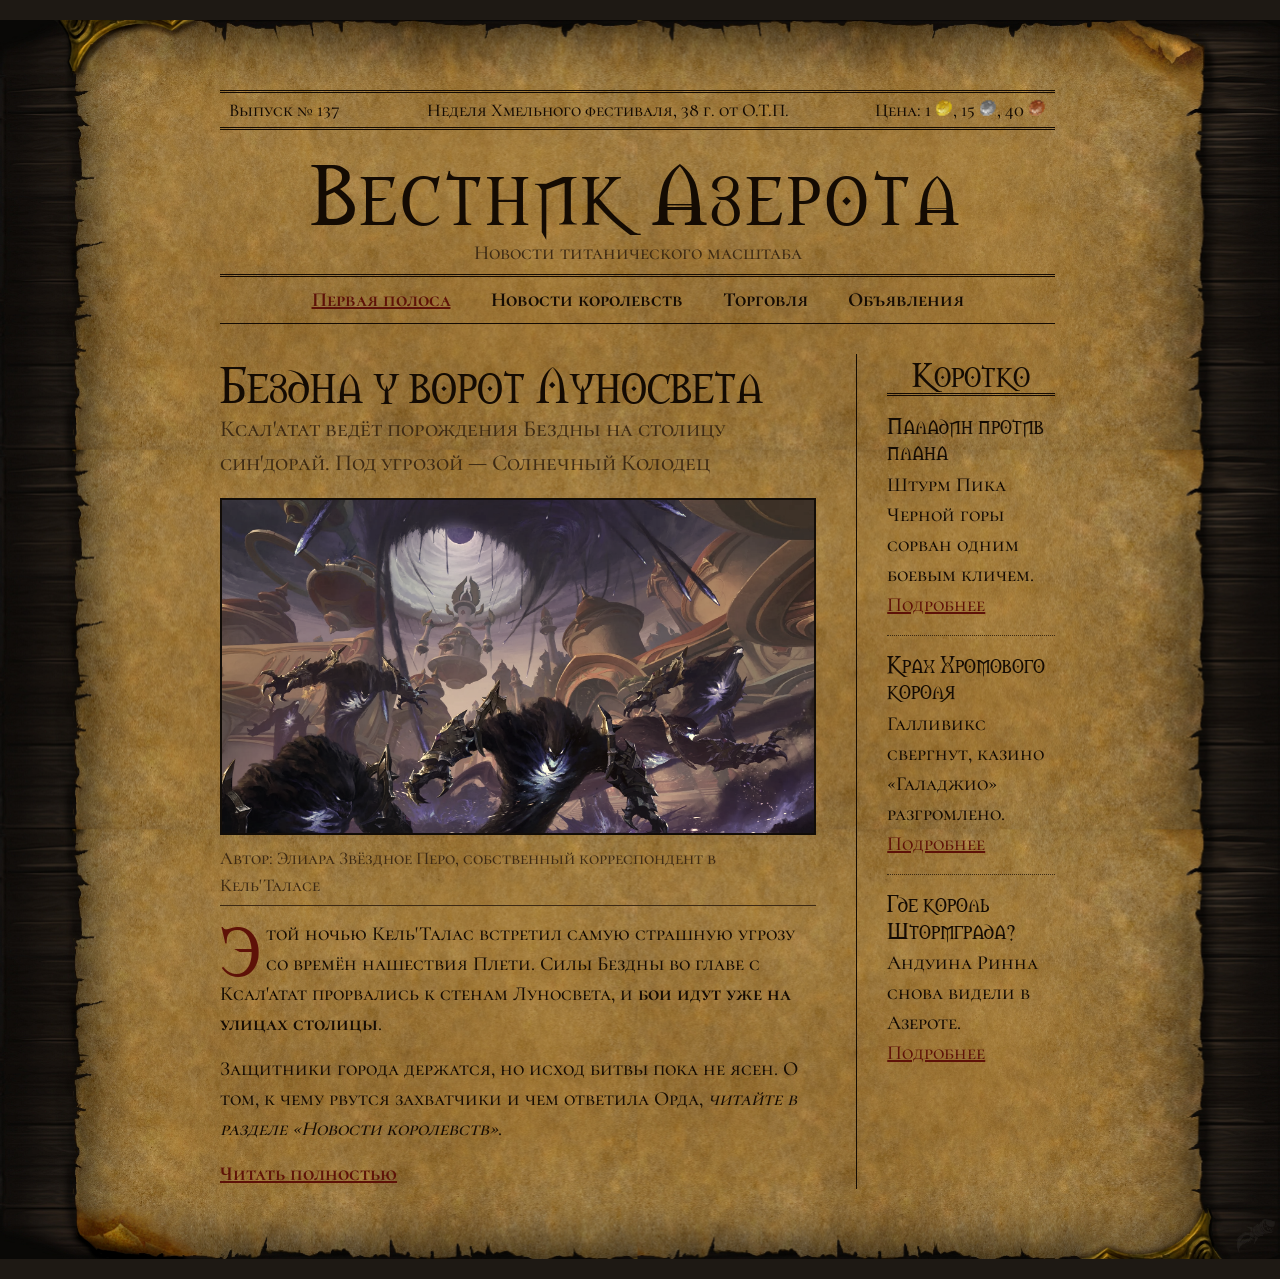
<file: lab2/index.html>
<!DOCTYPE html>
<html lang="ru">
    <head>
        <meta charset="utf-8">
        <meta name="viewport" content="width=device-width, initial-scale=1">
        <title>Вестник Азерота - Первая полоса</title>
        <link rel="stylesheet" href="css/global.css">
    </head>
    <body>
        <header id="masthead">
            <div class="issue-line">
                <span>Выпуск № 137</span>
                <span>Неделя Хмельного фестиваля, 38 г. от О.Т.П.</span>
                <span>
                    Цена: 1 <img src="img/Gold.webp" alt="золото" class="coin">, 
                    15 <img src="img/Silver.webp" alt="серебро" class="coin">, 
                    40 <img src="img/Copper.webp" alt="медяк" class="coin">
                </span>
            </div>
            <h1>Вестник Азерота</h1>
            <p class="motto">Новости титанического масштаба</p>
        </header>

        <nav class="main-nav">
            <ul>
                <li><a href="index.html" class="active">Первая полоса</a></li>
                <li><a href="news.html">Новости королевств</a></li>
                <li><a href="market.html">Торговля</a></li>
                <li><a href="ads.html">Объявления</a></li>
            </ul>
        </nav>

        <main class="front-page">
            <article class="lead-article">
                <h2>Бездна у ворот Луносвета</h2>
                <p class="subtitle">Ксал'атат ведёт порождения Бездны на столицу син'дорай. Под угрозой — Солнечный Колодец</p>
                <img src="img/article-1.webp" alt="Порождения Бездны над шпилями Луносвета" class="article-img">
                <p class="byline">Автор: <span>Элиара Звёздное Перо</span>, собственный корреспондент в Кель'Таласе</p>
                <p class="drop-cap">Этой ночью Кель'Талас встретил самую страшную угрозу со времён нашествия Плети. Силы Бездны во главе с Ксал'атат прорвались к стенам Луносвета, и <strong>бои идут уже на улицах столицы</strong>.</p>
                <p>Защитники города держатся, но исход битвы пока не ясен. О том, к чему рвутся захватчики и чем ответила Орда, <em>читайте в разделе «Новости королевств»</em>.</p>
                <a href="news.html#article-1" class="read-more">Читать полностью</a>
            </article>

            <aside class="briefs">
                <h2>Коротко</h2>
                <section class="brief">
                    <h3>Паладин против плана</h3>
                    <p>Штурм Пика Черной горы сорван одним боевым кличем. <a href="news.html#article-2">Подробнее</a></p>
                </section>
                <section class="brief">
                    <h3>Крах Хромового короля</h3>
                    <p>Галливикс свергнут, казино «Галаджио» разгромлено. <a href="news.html#article-3">Подробнее</a></p>
                </section>
                <section class="brief">
                    <h3>Где король Штормграда?</h3>
                    <p>Андуина Ринна снова видели в Азероте. <a href="news.html#article-4">Подробнее</a></p>
                </section>
            </aside>
        </main>
    </body>
</html>
</file>
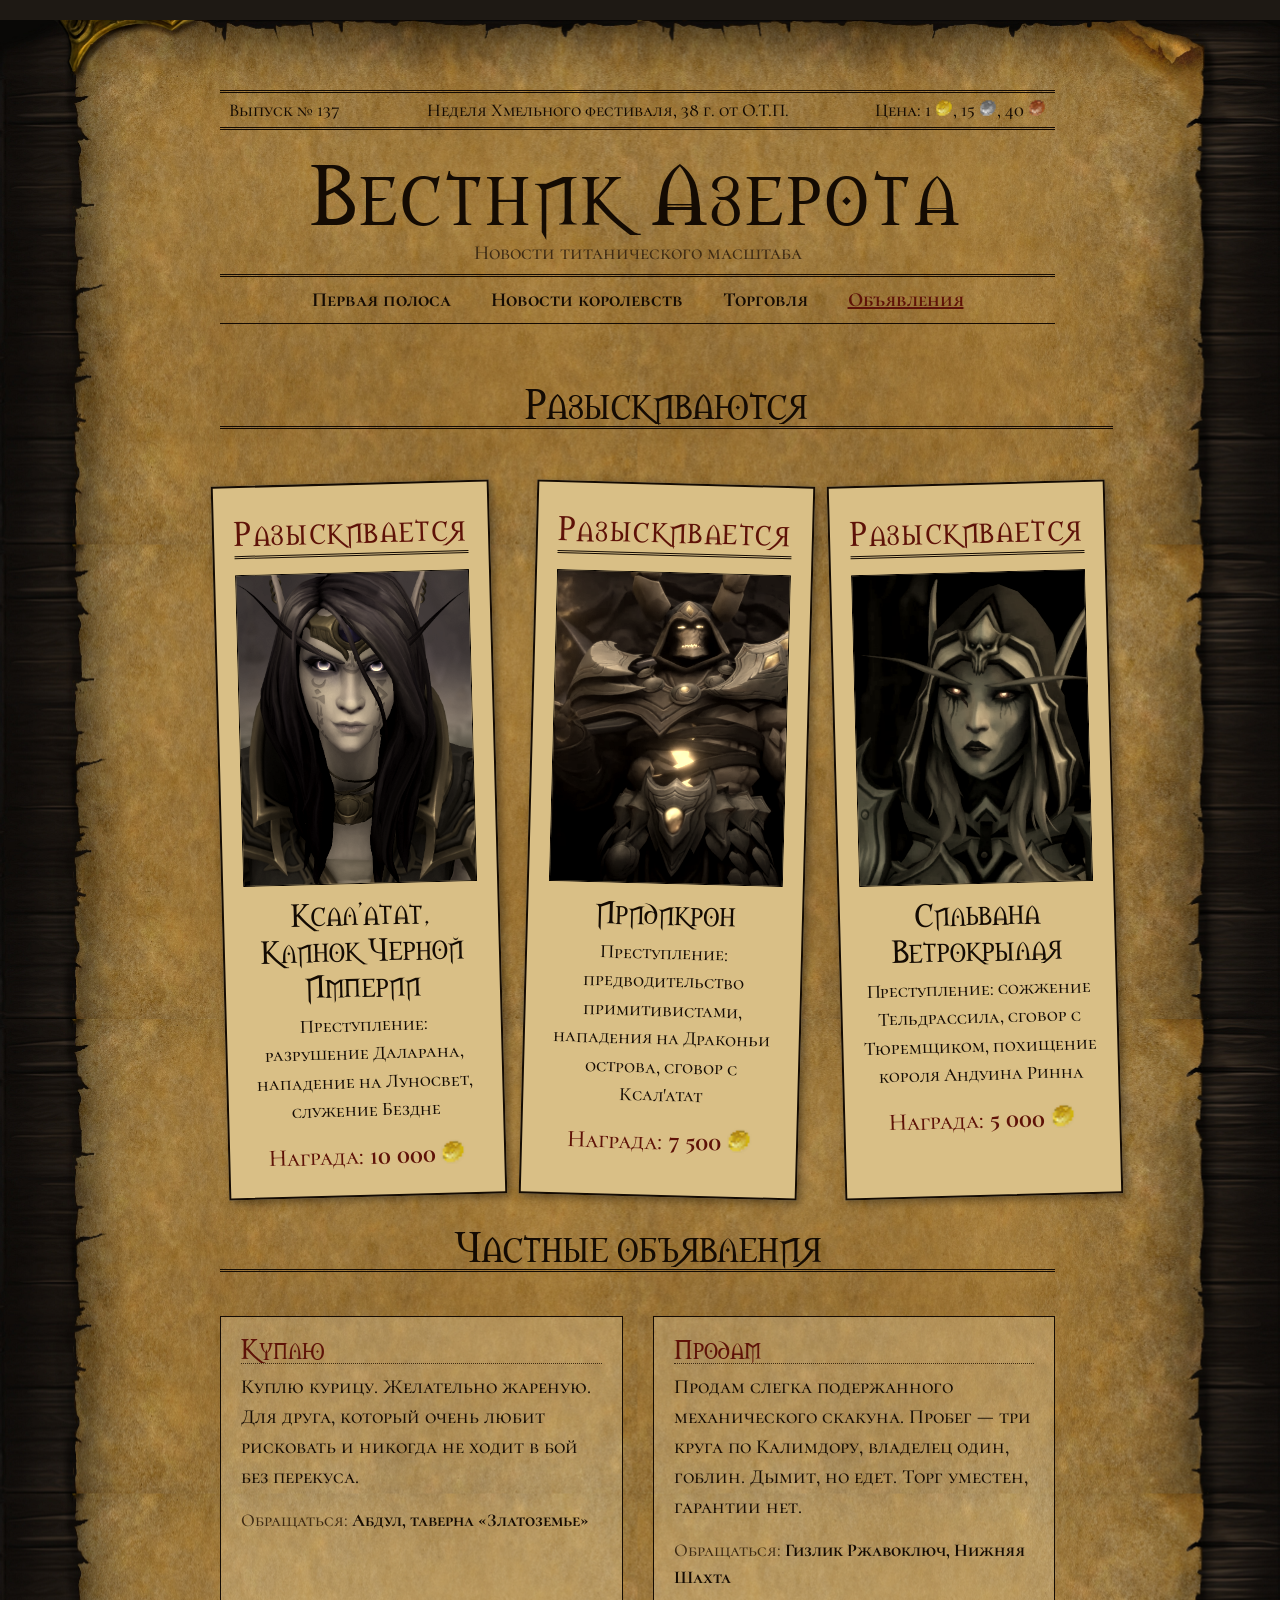
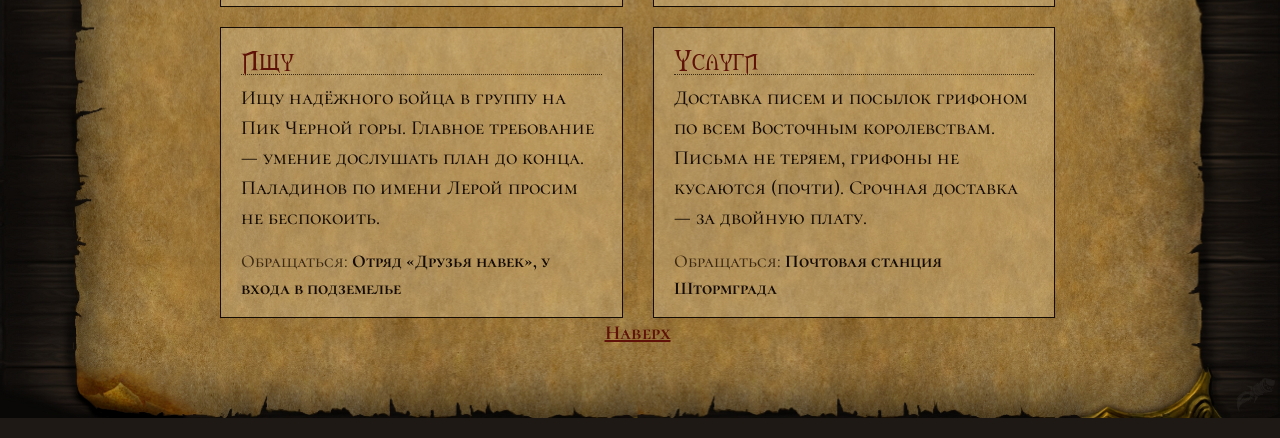
<file: lab2/ads.html>
<!DOCTYPE html>
<html lang="ru">
    <head>
        <meta charset="utf-8">
        <meta name="viewport" content="width=device-width, initial-scale=1">
        <title>Вестник Азерота - Объявления</title>
        <link rel="stylesheet" href="css/global.css">
    </head>
    <body>
        <header id="masthead">
            <div class="issue-line">
                <span>Выпуск № 137</span>
                <span>Неделя Хмельного фестиваля, 38 г. от О.Т.П.</span>
                <span>Цена: 1 <img src="img/Gold.webp" alt="золото" class="coin">, 15 <img src="img/Silver.webp" alt="серебро" class="coin">, 40 <img src="img/Copper.webp" alt="медяк" class="coin"></span>
            </div>
            <h1>Вестник Азерота</h1>
            <p class="motto">Новости титанического масштаба</p>
        </header>

        <nav class="main-nav">
            <ul>
                <li><a href="index.html">Первая полоса</a></li>
                <li><a href="news.html">Новости королевств</a></li>
                <li><a href="market.html">Торговля</a></li>
                <li><a href="ads.html" class="active">Объявления</a></li>
            </ul>
        </nav>

        <main class="ads-page">
            <section class="wanted">
                <h2 class="section-title">Разыскиваются</h2>
                <article class="wanted-poster">
                    <img src="img/wanted-1.jpg" alt="Портрет Ксал'атат" class="wanted-portrait">
                    <h3>Ксал'атат, Клинок Черной Империи</h3>
                    <p class="crime">Преступление: разрушение Даларана, нападение на Луносвет, служение Бездне</p>
                    <p class="reward">Награда: <strong>10 000 <img src="img/Gold.webp" alt="золото" class="coin"></strong></p>
                </article>
                <article class="wanted-poster">
                    <img src="img/wanted-2.jpg" alt="Портрет Иридикрона" class="wanted-portrait">
                    <h3>Иридикрон</h3>
                    <p class="crime">Преступление: предводительство примитивистами, нападения на Драконьи острова, сговор с Ксал'атат</p>
                    <p class="reward">Награда: <strong>7 500 <img src="img/Gold.webp" alt="золото" class="coin"></strong></p>
                </article>
                <article class="wanted-poster">
                    <img src="img/wanted-3.jpg" alt="Портрет Сильваны Ветрокрылой" class="wanted-portrait">
                    <h3>Сильвана Ветрокрылая</h3>
                    <p class="crime">Преступление: сожжение Тельдрассила, сговор с Тюремщиком, похищение короля Андуина Ринна</p>
                    <p class="reward">Награда: <strong>5 000 <img src="img/Gold.webp" alt="золото" class="coin"></strong></p>
                </article>
            </section>

            <section class="classifieds">
                <h2 class="section-title">Частные объявления</h2>
                <article class="ad-card">
                    <h3>Куплю</h3>
                    <p>Куплю курицу. Желательно жареную. Для друга, который очень любит рисковать и никогда не ходит в бой без перекуса.</p>
                    <p class="contact">Обращаться: <span>Абдул, таверна «Златоземье»</span></p>
                </article>
                <article class="ad-card">
                    <h3>Продам</h3>
                    <p>Продам слегка подержанного механического скакуна. Пробег — три круга по Калимдору, владелец один, гоблин. Дымит, но едет. Торг уместен, гарантии нет.</p>
                    <p class="contact">Обращаться: <span>Гизлик Ржавоключ, Нижняя Шахта</span></p>
                </article>
                <article class="ad-card">
                    <h3>Ищу</h3>
                    <p>Ищу надёжного бойца в группу на Пик Черной горы. Главное требование — умение дослушать план до конца. Паладинов по имени Лерой просим не беспокоить.</p>
                    <p class="contact">Обращаться: <span>Отряд «Друзья навек», у входа в подземелье</span></p>
                </article>
                <article class="ad-card">
                    <h3>Услуги</h3>
                    <p>Доставка писем и посылок грифоном по всем Восточным королевствам. Письма не теряем, грифоны не кусаются (почти). Срочная доставка — за двойную плату.</p>
                    <p class="contact">Обращаться: <span>Почтовая станция Штормграда</span></p>
                </article>
            </section>

            <a href="#masthead" class="to-top">Наверх</a>
        </main>
    </body>
</html>
</file>
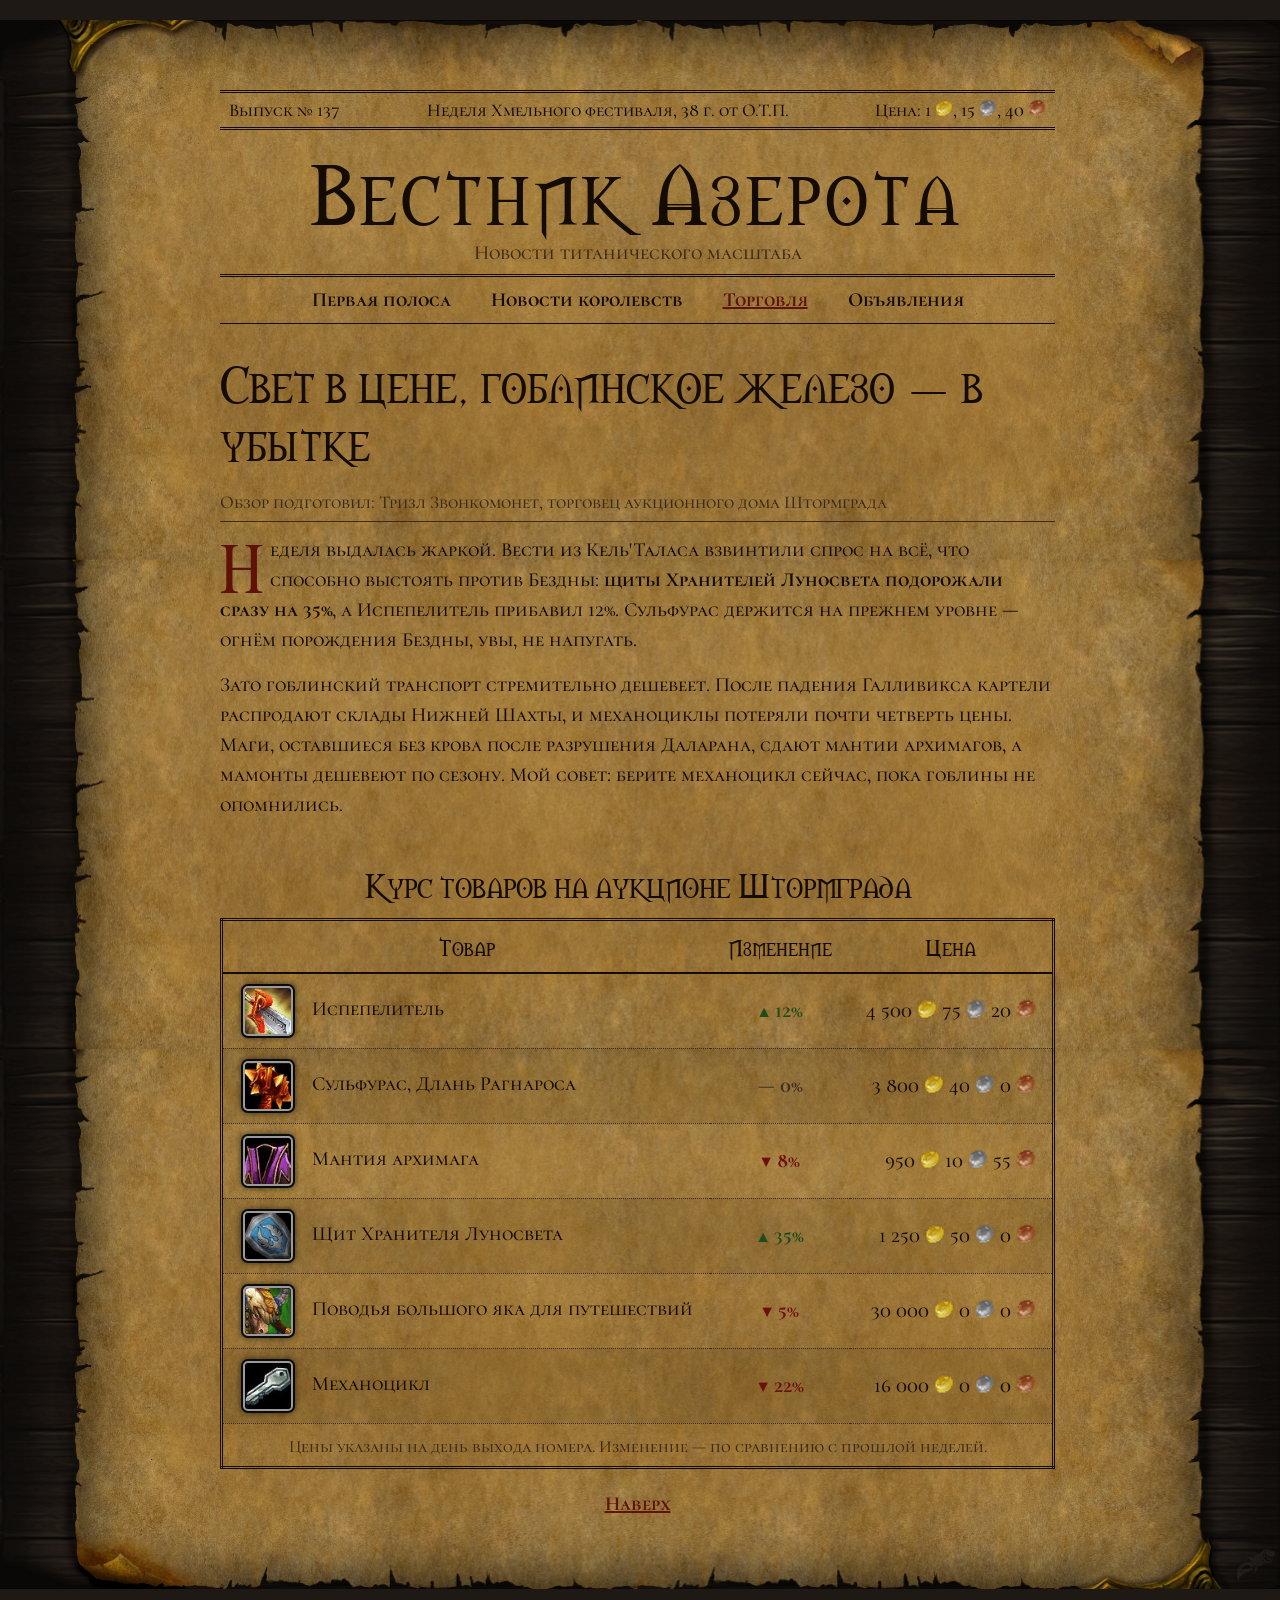
<file: lab2/market.html>
<!DOCTYPE html>
<html lang="ru">
    <head>
        <meta charset="UTF-8">
        <meta name="viewport" content="width=device-width, initial-scale=1.0">
        <title>Вестник Азерота - Торговля</title>
        <link rel="stylesheet" href="css/global.css">
    </head>
    <body>
        <header id="masthead">
            <div class="issue-line">
                <span>Выпуск № 137</span>
                <span>Неделя Хмельного фестиваля, 38 г. от О.Т.П.</span>
                <span>Цена: 1 <img src="img/Gold.webp" alt="золото" class="coin">, 15 <img src="img/Silver.webp" alt="серебро" class="coin">, 40 <img src="img/Copper.webp" alt="медяк" class="coin"></span>
            </div>
            <h1>Вестник Азерота</h1>
            <p class="motto">Новости титанического масштаба</p>
        </header>

        <nav class="main-nav">
            <ul>
                <li><a href="index.html">Первая полоса</a></li>
                <li><a href="news.html">Новости королевств</a></li>
                <li><a href="market.html" class="active">Торговля</a></li>
                <li><a href="ads.html">Объявления</a></li>
            </ul>
        </nav>

        <main class="market-page">
            <article class="market-review">
                <h2>Свет в цене, гоблинское железо — в убытке</h2>
                <p class="byline">Обзор подготовил: <span>Тризл Звонкомонет</span>, торговец аукционного дома Штормграда</p>
                <p class="drop-cap">Неделя выдалась жаркой. Вести из Кель'Таласа взвинтили спрос на всё, что способно выстоять против Бездны: <strong>щиты Хранителей Луносвета подорожали сразу на 35%</strong>, а Испепелитель прибавил 12%. Сульфурас держится на прежнем уровне — огнём порождения Бездны, увы, не напугать.</p>
                <p>Зато гоблинский транспорт стремительно дешевеет. После падения Галливикса картели распродают склады Нижней Шахты, и механоциклы потеряли почти четверть цены. Маги, оставшиеся без крова после разрушения Даларана, сдают мантии архимагов, а мамонты дешевеют по сезону. Мой совет: берите механоцикл сейчас, пока гоблины не опомнились.</p>
            </article>

            <table class="price-table">
                <caption>Курс товаров на аукционе Штормграда</caption>
                <thead>
                    <tr>
                        <th class="col-item">Товар</th>
                        <th class="col-change">Изменение</th>
                        <th class="col-price">Цена</th>
                    </tr>
                </thead>
                <tbody>
                    <tr>
                        <td class="col-item">
                            <p><img src="img/item-1.jpg" alt="Испепелитель" class="item-icon"> Испепелитель</p>
                        </td>
                        <td class="col-change"><span class="up">▲ 12%</span></td>
                        <td class="col-price">4 500 <img src="img/Gold.webp" alt="золото" class="coin"> 75 <img src="img/Silver.webp" alt="серебро" class="coin"> 20 <img src="img/Copper.webp" alt="медяк" class="coin"></td>
                    </tr>
                    <tr>
                        <td class="col-item">
                            <p><img src="img/item-2.jpg" alt="Сульфурас, Длань Рагнароса" class="item-icon"> Сульфурас, Длань Рагнароса</p>
                        </td>
                        <td class="col-change"><span class="same">— 0%</span></td>
                        <td class="col-price">3 800 <img src="img/Gold.webp" alt="золото" class="coin"> 40 <img src="img/Silver.webp" alt="серебро" class="coin"> 0 <img src="img/Copper.webp" alt="медяк" class="coin"></td>
                    </tr>
                    <tr>
                        <td class="col-item">
                            <p><img src="img/item-3.jpg" alt="Мантия архимага" class="item-icon"> Мантия архимага</p>
                        </td>
                        <td class="col-change"><span class="down">▼ 8%</span></td>
                        <td class="col-price">950 <img src="img/Gold.webp" alt="золото" class="coin"> 10 <img src="img/Silver.webp" alt="серебро" class="coin"> 55 <img src="img/Copper.webp" alt="медяк" class="coin"></td>
                    </tr>
                    <tr>
                        <td class="col-item">
                            <p><img src="img/item-4.jpg" alt="Щит Хранителя Луносвета" class="item-icon"> Щит Хранителя Луносвета</p>
                        </td>
                        <td class="col-change"><span class="up">▲ 35%</span></td>
                        <td class="col-price">1 250 <img src="img/Gold.webp" alt="золото" class="coin"> 50 <img src="img/Silver.webp" alt="серебро" class="coin"> 0 <img src="img/Copper.webp" alt="медяк" class="coin"></td>
                    </tr>
                    <tr>
                        <td class="col-item">
                            <p><img src="img/item-5.jpg" alt="Поводья большого яка для путешествий" class="item-icon"> Поводья большого яка для путешествий</p>
                        </td>
                        <td class="col-change"><span class="down">▼ 5%</span></td>
                        <td class="col-price">30 000 <img src="img/Gold.webp" alt="золото" class="coin"> 0 <img src="img/Silver.webp" alt="серебро" class="coin"> 0 <img src="img/Copper.webp" alt="медяк" class="coin"></td>
                    </tr>
                    <tr>
                        <td class="col-item">
                            <p><img src="img/item-6.jpg" alt="Механоцикл" class="item-icon"> Механоцикл</p>
                        </td>
                        <td class="col-change"><span class="down">▼ 22%</span></td>
                        <td class="col-price">16 000 <img src="img/Gold.webp" alt="золото" class="coin"> 0 <img src="img/Silver.webp" alt="серебро" class="coin"> 0 <img src="img/Copper.webp" alt="медяк" class="coin"></td>
                    </tr>
                </tbody>
                <tfoot>
                    <tr>
                        <td colspan="3">Цены указаны на день выхода номера. Изменение — по сравнению с прошлой неделей.</td>
                    </tr>
                </tfoot>
            </table>

            <a href="#masthead" class="to-top">Наверх</a>
        </main>
    </body>
</html>
</file>
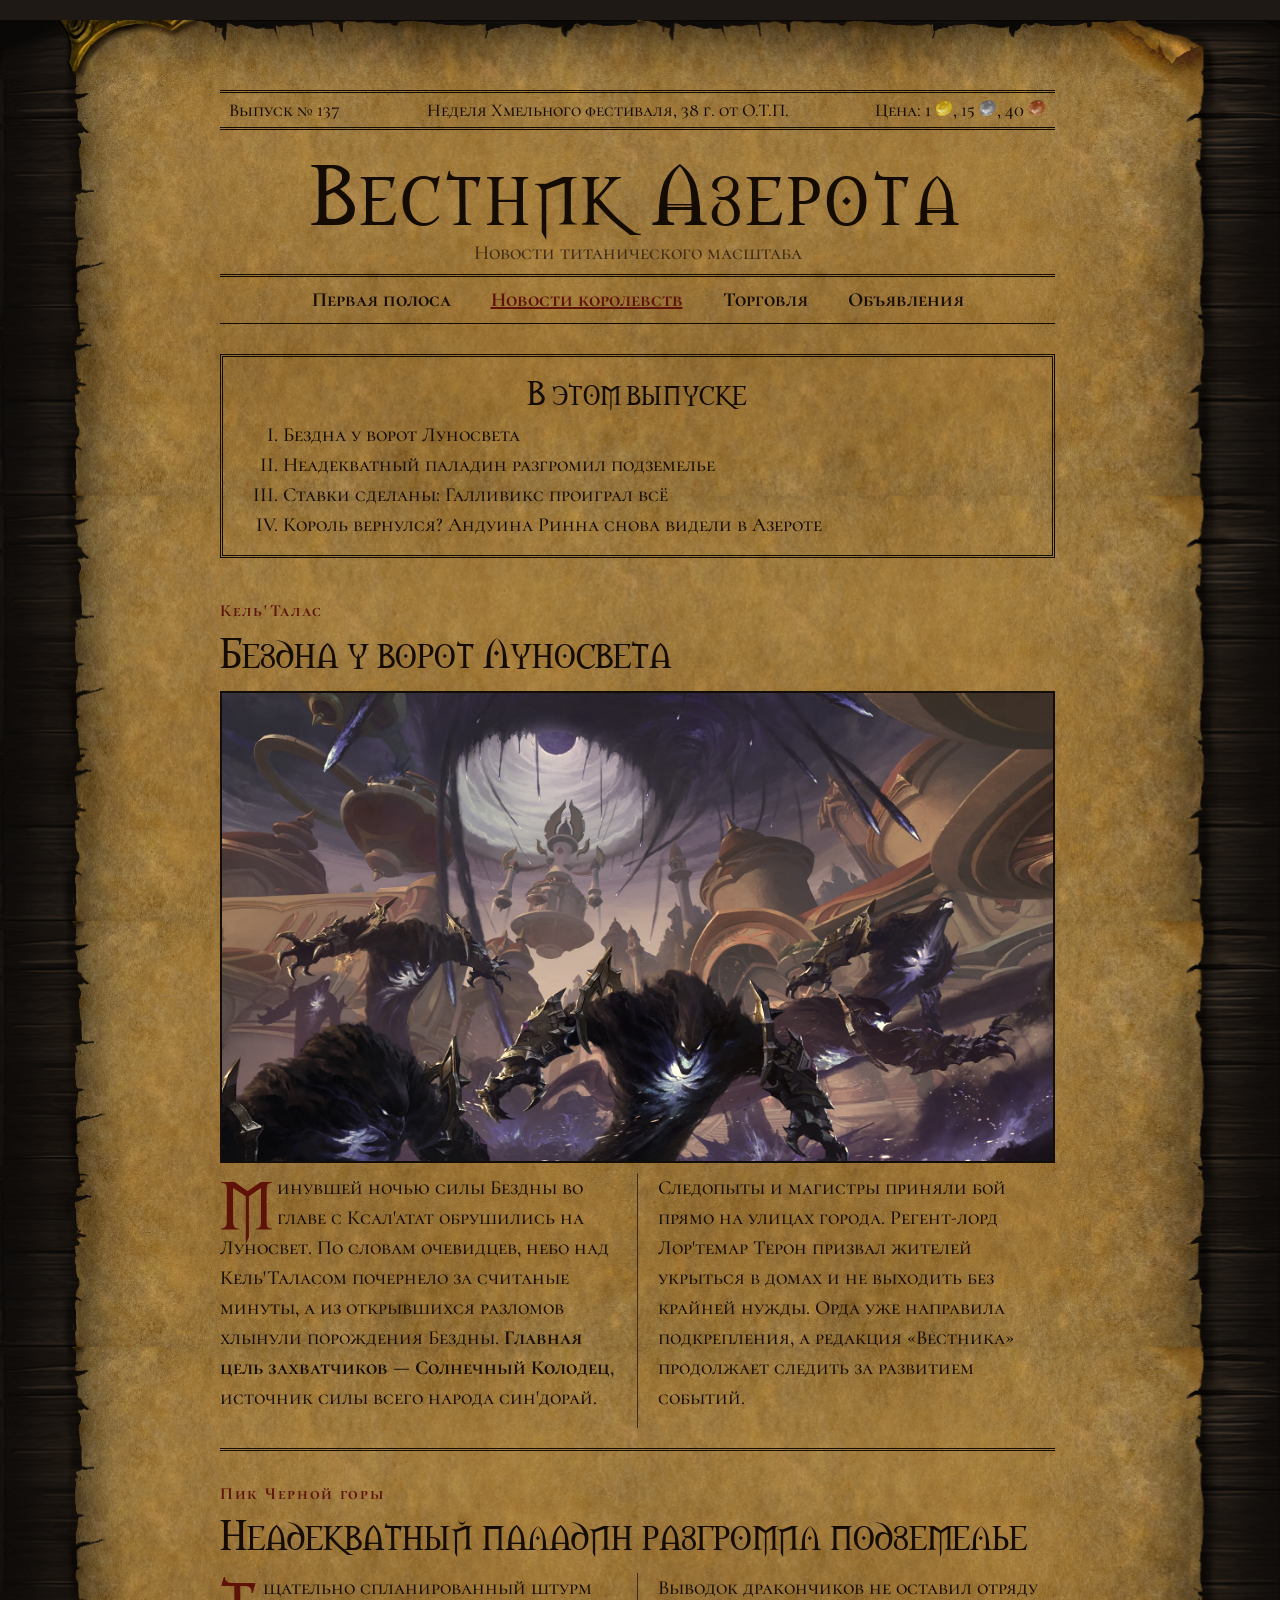
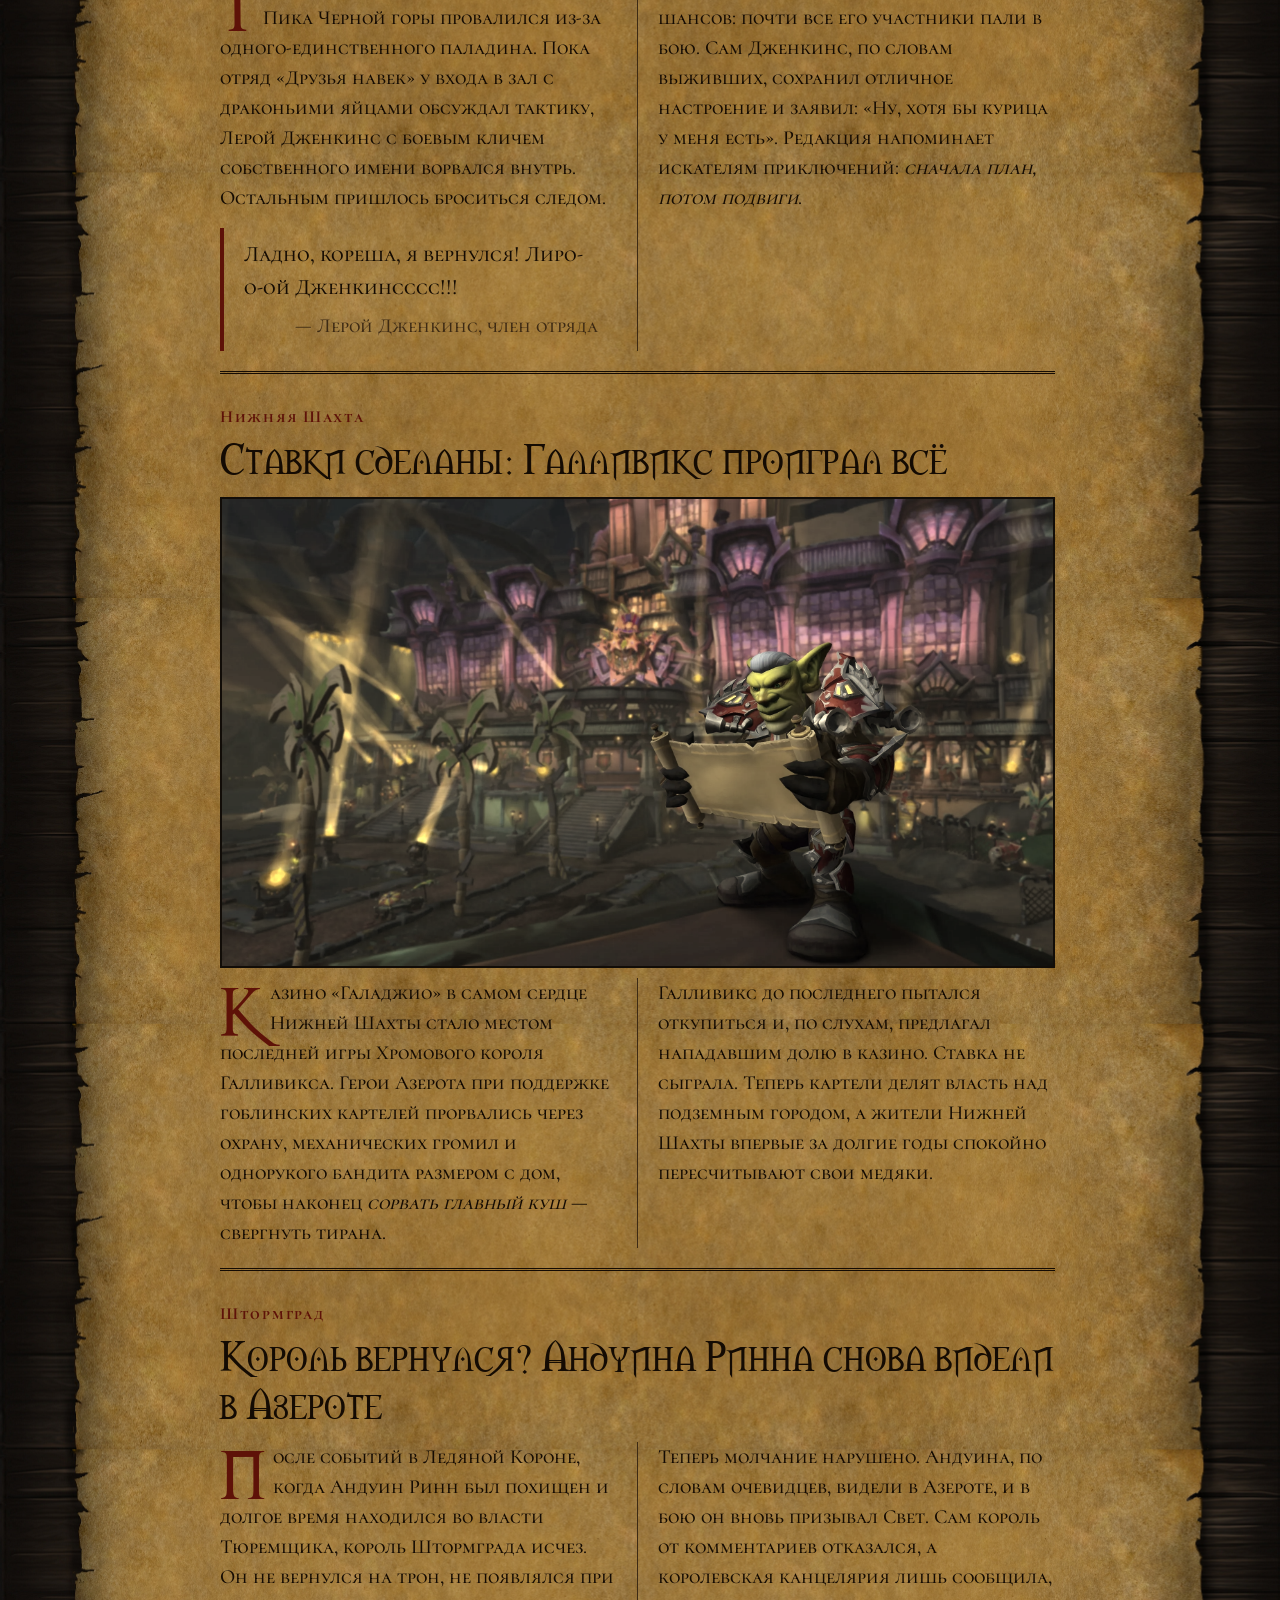
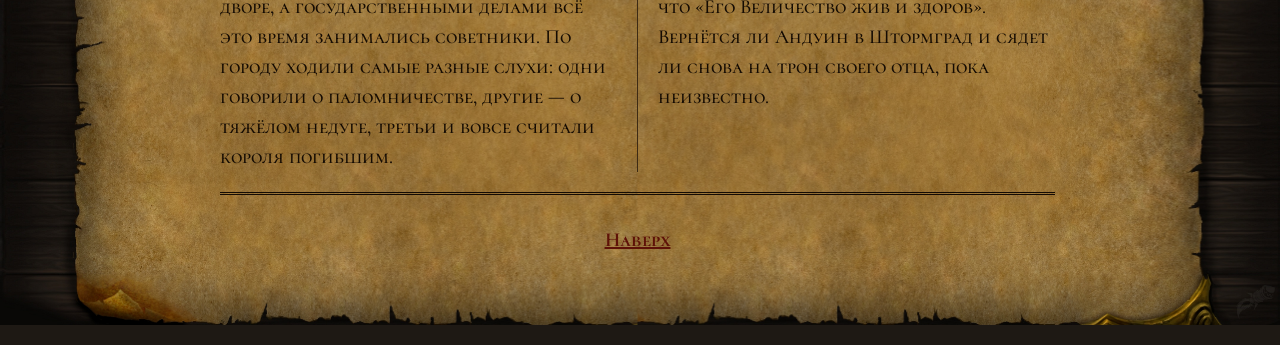
<file: lab2/news.html>
<!DOCTYPE html>
<html lang="ru">
    <head>
        <meta charset="utf-8">
        <meta name="viewport" content="width=device-width, initial-scale=1">
        <title>Вестник Азерота - Новости королевств</title>
        <link rel="stylesheet" href="css/global.css">
    </head>
    <body>
        <header id="masthead">
            <div class="issue-line">
                <span>Выпуск № 137</span>
                <span>Неделя Хмельного фестиваля, 38 г. от О.Т.П.</span>
                <span>Цена: 1 <img src="img/Gold.webp" alt="золото" class="coin">, 15 <img src="img/Silver.webp" alt="серебро" class="coin">, 40 <img src="img/Copper.webp" alt="медяк" class="coin"></span>
            </div>
            <h1>Вестник Азерота</h1>
            <p class="motto">Новости титанического масштаба</p>
        </header>

        <nav class="main-nav">
            <ul>
                <li><a href="index.html">Первая полоса</a></li>
                <li><a href="news.html" class="active">Новости королевств</a></li>
                <li><a href="market.html">Торговля</a></li>
                <li><a href="ads.html">Объявления</a></li>
            </ul>
        </nav>

        <main class="news-page">
            <section class="toc">
                <h2>В этом выпуске</h2>
                <ol>
                    <li><a href="#article-1">Бездна у ворот Луносвета</a></li>
                    <li><a href="#article-2">Неадекватный паладин разгромил подземелье</a></li>
                    <li><a href="#article-3">Ставки сделаны: Галливикс проиграл всё</a></li>
                    <li><a href="#article-4">Король вернулся? Андуина Ринна снова видели в Азероте</a></li>
                </ol>
            </section>

            <article id="article-1" class="news-article">
                <p class="rubric">Кель'Талас</p>
                <h2>Бездна у ворот Луносвета</h2>
                <img src="img/article-1.webp" alt="Порождения Бездны над шпилями Луносвета" class="article-img">
                <p class="drop-cap">Минувшей ночью силы Бездны во главе с Ксал'атат обрушились на Луносвет. По словам очевидцев, небо над Кель'Таласом почернело за считаные минуты, а из открывшихся разломов хлынули порождения Бездны. <strong>Главная цель захватчиков — Солнечный Колодец</strong>, источник силы всего народа син'дорай.</p>
                <p>Следопыты и магистры приняли бой прямо на улицах города. Регент-лорд Лор'темар Терон призвал жителей укрыться в домах и не выходить без крайней нужды. Орда уже направила подкрепления, а редакция «Вестника» продолжает следить за развитием событий.</p>
            </article>

            <article id="article-2" class="news-article">
                <p class="rubric">Пик Черной горы</p>
                <h2>Неадекватный паладин разгромил подземелье</h2>
                <p class="drop-cap">Тщательно спланированный штурм Пика Черной горы провалился из-за одного-единственного паладина. Пока отряд «Друзья навек» у входа в зал с драконьими яйцами обсуждал тактику, Лерой Дженкинс с боевым кличем собственного имени ворвался внутрь. Остальным пришлось броситься следом.</p>
                <blockquote class="quote">
                    <p>Ладно, кореша, я вернулся! Лиро-о-ой Дженкинсссс!!!</p>
                    <cite>Лерой Дженкинс, член отряда</cite>
                </blockquote>
                <p>Выводок дракончиков не оставил отряду шансов: почти все его участники пали в бою. Сам Дженкинс, по словам выживших, сохранил отличное настроение и заявил: «Ну, хотя бы курица у меня есть». Редакция напоминает искателям приключений: <em>сначала план, потом подвиги</em>.</p>
            </article>

            <article id="article-3" class="news-article">
                <p class="rubric">Нижняя Шахта</p>
                <h2>Ставки сделаны: Галливикс проиграл всё</h2>
                <img src="img/article-3.webp" alt="Разгромленный игорный зал казино «Дом вверх дном»" class="article-img">
                <p class="drop-cap">Казино «Галаджио» в самом сердце Нижней Шахты стало местом последней игры Хромового короля Галливикса. Герои Азерота при поддержке гоблинских картелей прорвались через охрану, механических громил и однорукого бандита размером с дом, чтобы наконец <em>сорвать главный куш</em> — свергнуть тирана.</p>
                <p>Галливикс до последнего пытался откупиться и, по слухам, предлагал нападавшим долю в казино. Ставка не сыграла. Теперь картели делят власть над подземным городом, а жители Нижней Шахты впервые за долгие годы спокойно пересчитывают свои медяки.</p>
            </article>

            <article id="article-4" class="news-article">
                <p class="rubric">Штормград</p>
                <h2>Король вернулся? Андуина Ринна снова видели в Азероте</h2>
                <p class="drop-cap">После событий в Ледяной Короне, когда Андуин Ринн был похищен и долгое время находился во власти Тюремщика, король Штормграда исчез. Он не вернулся на трон, не появлялся при дворе, а государственными делами всё это время занимались советники. По городу ходили самые разные слухи: одни говорили о паломничестве, другие — о тяжёлом недуге, третьи и вовсе считали короля погибшим.</p>
                <p>Теперь молчание нарушено. Андуина, по словам очевидцев, видели в Азероте, и в бою он вновь призывал Свет. Сам король от комментариев отказался, а королевская канцелярия лишь сообщила, что «Его Величество жив и здоров». Вернётся ли Андуин в Штормград и сядет ли снова на трон своего отца, пока неизвестно.</p>
            </article>

            <a href="#masthead" class="to-top">Наверх</a>
        </main>
    </body>
</html>
</file>
<file: lab2/css/global.css>
@import url('fonts.css');
@import url('index.css');
@import url('news.css');
@import url('market.css');
@import url('ads.css');

:root {
    /* Бумага и рамка */
    --paper: #c8a96e;
    --frame: #1e1914;

    /* Текст */
    --ink: #140b03;
    --ink-light: #3d2a14;

    /* Акценты */
    --accent: #5e1208;
    --gold: #6e5208;

    /* Изменение цен */
    --price-up: #1d4d1d;
    --price-down: #6e0f0f;
    --price-same: #3d3020;

    /* Шрифты */
    --font-title: 'Morpheus', serif;
    --font-text: 'Cormorant SC', serif;
}

*, *::before, *::after {
    box-sizing: border-box;
    margin: 0;
    padding: 0;
}

/* Тёмное дерево вокруг листа */
html {
    background-color: var(--frame);
}

/* Лист пергамента: картинка режется на 9 частей через border-image.
   Углы с золотыми уголками не растягиваются, края и середина повторяются */
body {
    max-width: 1500px;
    min-height: calc(100vh - 2em);
    margin: 1em auto;
    padding: 1em 1.5em; /* отступ текста от рваного края */

    border-style: solid;
    border-width: 50px 195px 50px 190px; /* верх право низ лево, px исходника */
    border-image-source: url('../img/background.jpg');
    border-image-slice: 170 650 170 640 fill; /* верх право низ лево, px исходника */
    border-image-repeat: round;

    color: var(--ink);
    font-family: var(--font-text);
    font-weight: 500;
    font-size: 20px;
    line-height: 1.5;
}

h1, h2, h3 {
    font-family: var(--font-title);
    font-weight: normal;
    line-height: 1.2;
}

p {
    margin-bottom: 0.75em; /* parent*0.75 */
}

img {
    max-width: 100%;
}

a {
    color: var(--accent);
}

/* Шапка */
#masthead {
    text-align: center;
}

.issue-line {
    display: flex;
    justify-content: space-between;
    align-items: center;
    flex-wrap: wrap;
    gap: 0.5em;
    padding: 0.2em 0.5em;
    border-top: 3px double var(--ink);
    border-bottom: 3px double var(--ink);
    font-size: 0.9em;
}

.coin {
    height: 1em;
    width: auto;
    vertical-align: -0.1em;
}

#masthead h1 {
    margin-top: 0.15em;
    font-size: 4em;
    letter-spacing: 0.05em;
}

/* девиз */
.motto { 
    margin-bottom: 0;
    padding-bottom: 0.3em;
    border-bottom: 3px double var(--ink);
    color: var(--ink-light);
}


/* Навигация */

.main-nav ul {
    display: flex;
    justify-content: center;
    flex-wrap: wrap;
    gap: 0.5em 2em;
    padding: 0.4em 0;
    border-bottom: 1px solid var(--ink);
    list-style: none;
}

.main-nav a {
    color: var(--ink);
    font-weight: bold;
    text-decoration: none;
}

.main-nav a:hover {
    color: var(--accent);
}

.main-nav a.active {
    color: var(--accent);
    text-decoration: underline;
}
</file>
